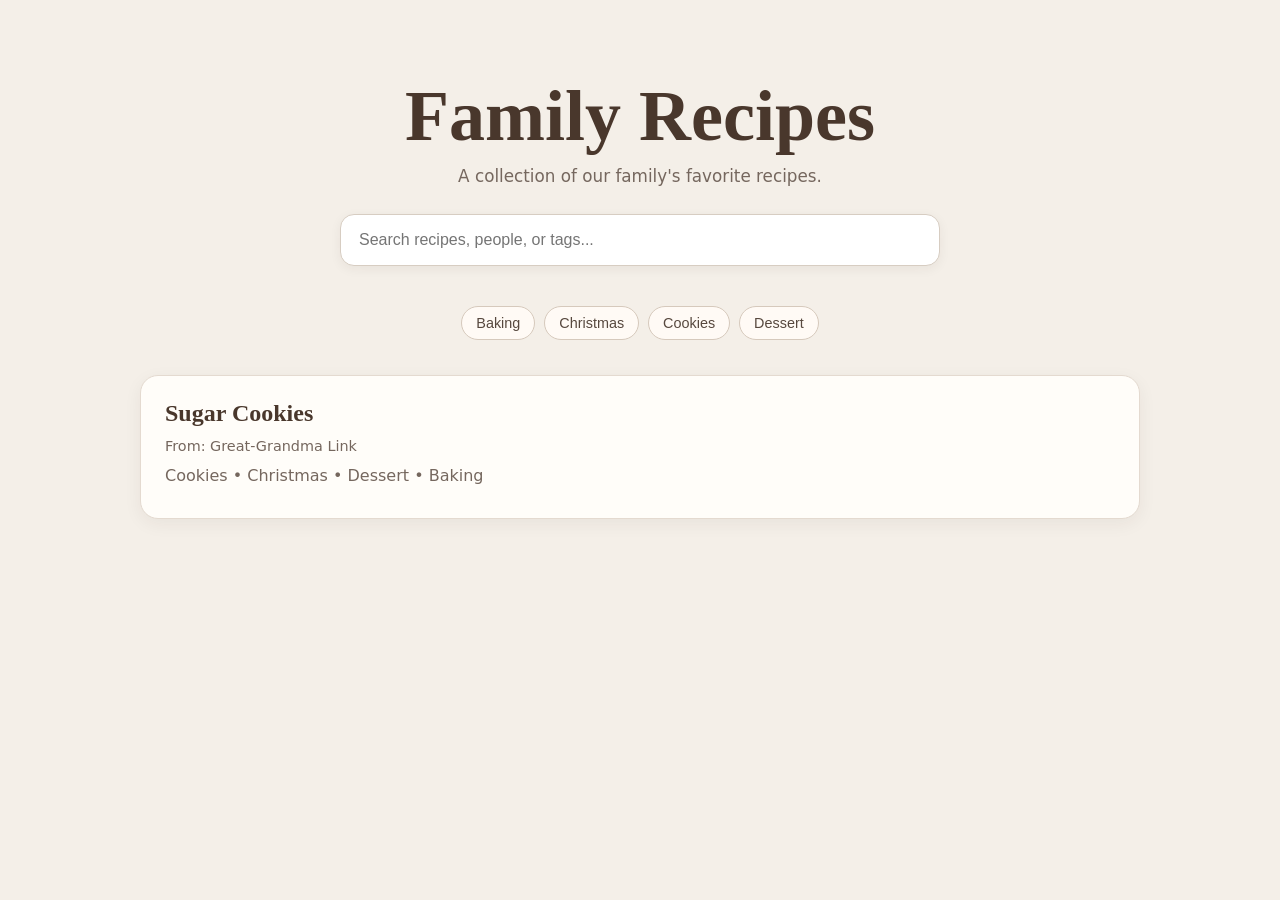
<file: index.html>
<!DOCTYPE html>
<html lang="en">

<head>

    <meta charset="UTF-8">

    <meta name="viewport"
          content="width=device-width, initial-scale=1.0">

    <title>Family Recipes</title>

    <link rel="stylesheet" href="style.css">

</head>

<body>

<main>

    <section class="hero">

        <h1>Family Recipes</h1>

        <p>A collection of our family's favorite recipes.</p>

        <input
            id="search-box"
            class="search-box"
            type="text"
            placeholder="Search recipes, people, or tags..."
        >

    </section>


    <section>

        <div
            id="tag-container"
            class="tag-container">
        </div>

    </section>


    <section
        id="recipe-grid"
        class="recipe-grid">
    </section>

</main>


<script src="script.js"></script>

</body>

</html>
</file>
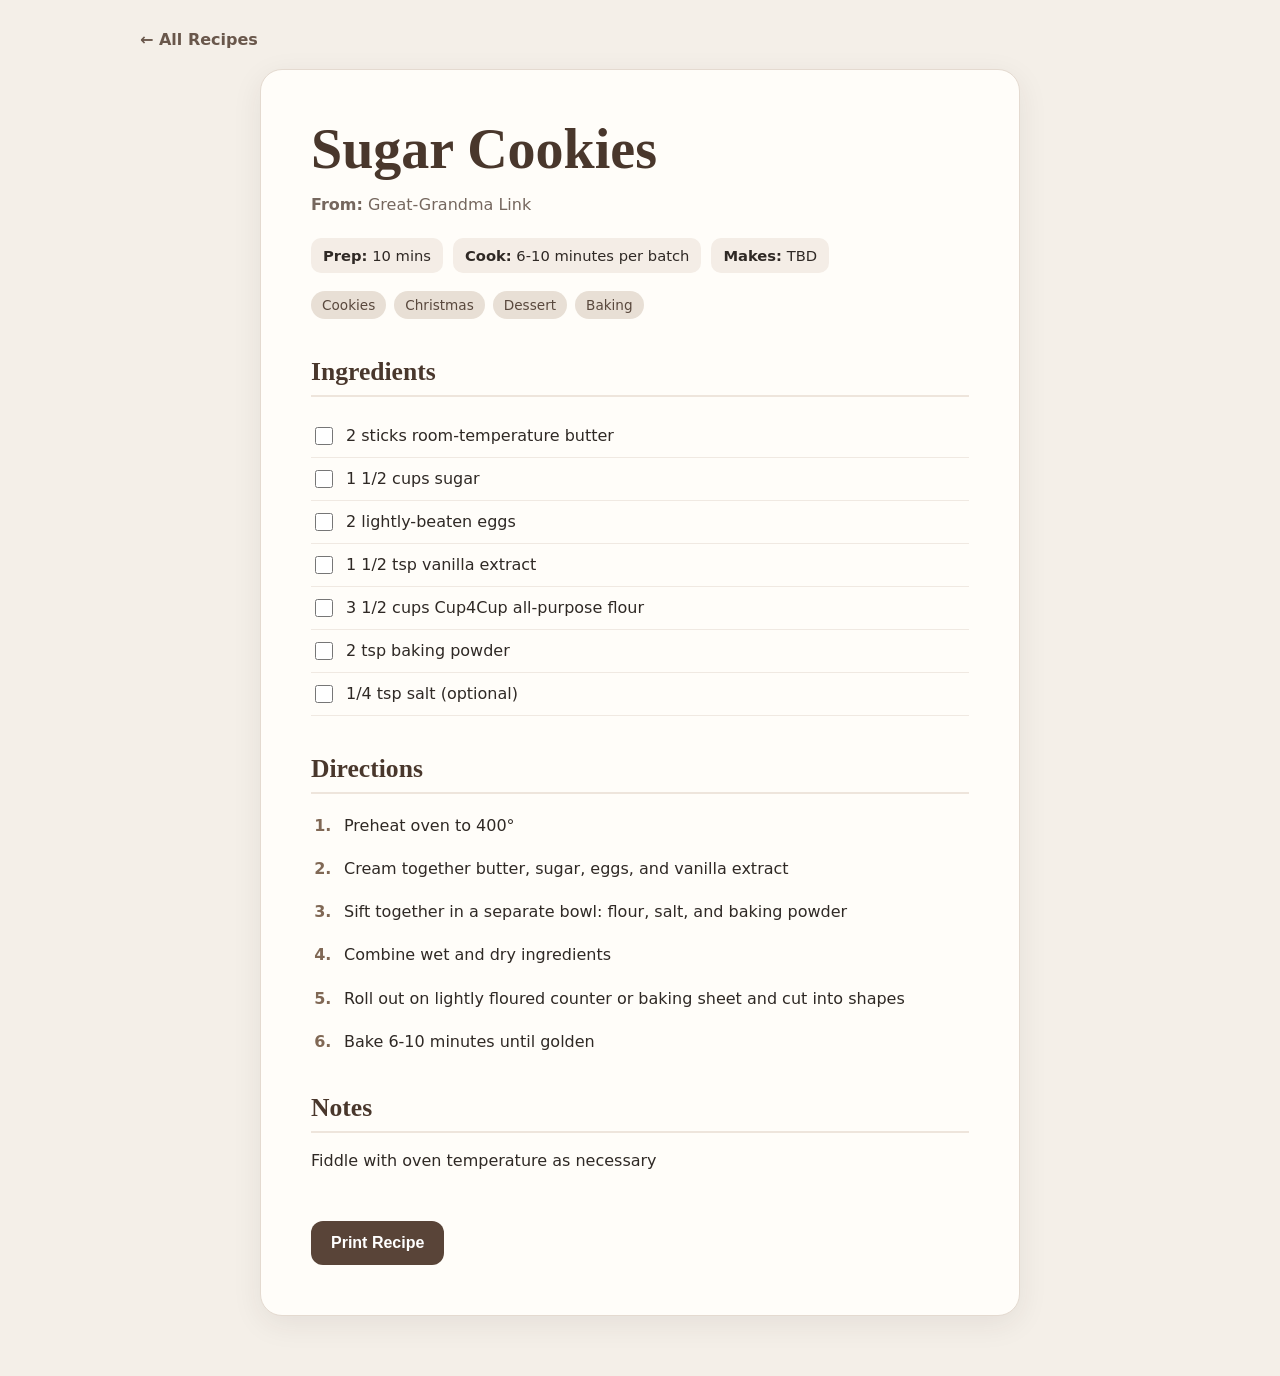
<file: recipes/sugar-cookies.html>
<!DOCTYPE html>
<html lang="en">

<head>
    <meta charset="UTF-8">
    <meta name="viewport" content="width=device-width, initial-scale=1.0">

    <title>Sugar Cookies</title>

    <link rel="stylesheet" href="../style.css">
</head>

<body>

<main>

    <a href="../index.html">← All Recipes</a>

    <section class="recipe-page">

        <h1 class="recipe-title">Sugar Cookies</h1>

        <p>
            <strong>From:</strong>
            <span class="recipe-source">Great-Grandma Link</span>
        </p>

        <div class="recipe-info">

            <span>
                <strong>Prep:</strong> 10 mins
            </span>

            <span>
                <strong>Cook:</strong> 6-10 minutes per batch
            </span>

            <span>
                <strong>Makes:</strong> TBD
            </span>

        </div>

        <!-- Add or remove tags as needed -->
        <div class="tags">
            <span>Cookies</span>
            <span>Christmas</span>
            <span>Dessert</span>
            <span>Baking</span>
        </div>

        <h2>Ingredients</h2>

        <!-- Copy or delete ingredient blocks as needed -->
        <ul class="ingredients">

            <li>
                <label>
                    <input type="checkbox">
                    2 sticks room-temperature butter
                </label>
            </li>

            <li>
                <label>
                    <input type="checkbox">
                    1 1/2 cups sugar
                </label>
            </li>

            <li>
                <label>
                    <input type="checkbox">
                    2 lightly-beaten eggs
                </label>
            </li>

            <li>
                <label>
                    <input type="checkbox">
                    1 1/2 tsp vanilla extract
                </label>
            </li>

            <li>
                <label>
                    <input type="checkbox">
                    3 1/2 cups Cup4Cup all-purpose flour
                </label>
            </li>
            
             <li>
                <label>
                    <input type="checkbox">
                    2 tsp baking powder
                </label>
            </li>

             <li>
                <label>
                    <input type="checkbox">
                    1/4 tsp salt (optional)
                </label>
            </li>

        </ul>

        <h2>Directions</h2>

        <!-- Add or remove steps as needed -->
        <ol class="directions">
            <li>Preheat oven to 400°</li>
            <li>Cream together butter, sugar, eggs, and vanilla extract</li>
            <li>Sift together in a separate bowl: flour, salt, and baking powder</li>
            <li>Combine wet and dry ingredients</li>
            <li>Roll out on lightly floured counter or baking sheet and cut into shapes</li>
            <li>Bake 6-10 minutes until golden</li>
        </ol>

        <h2>Notes</h2>

        <p>
            Fiddle with oven temperature as necessary
        </p>

        <button onclick="window.print()">
            Print Recipe
        </button>

    </section>

</main>

</body>

</html>
</file>
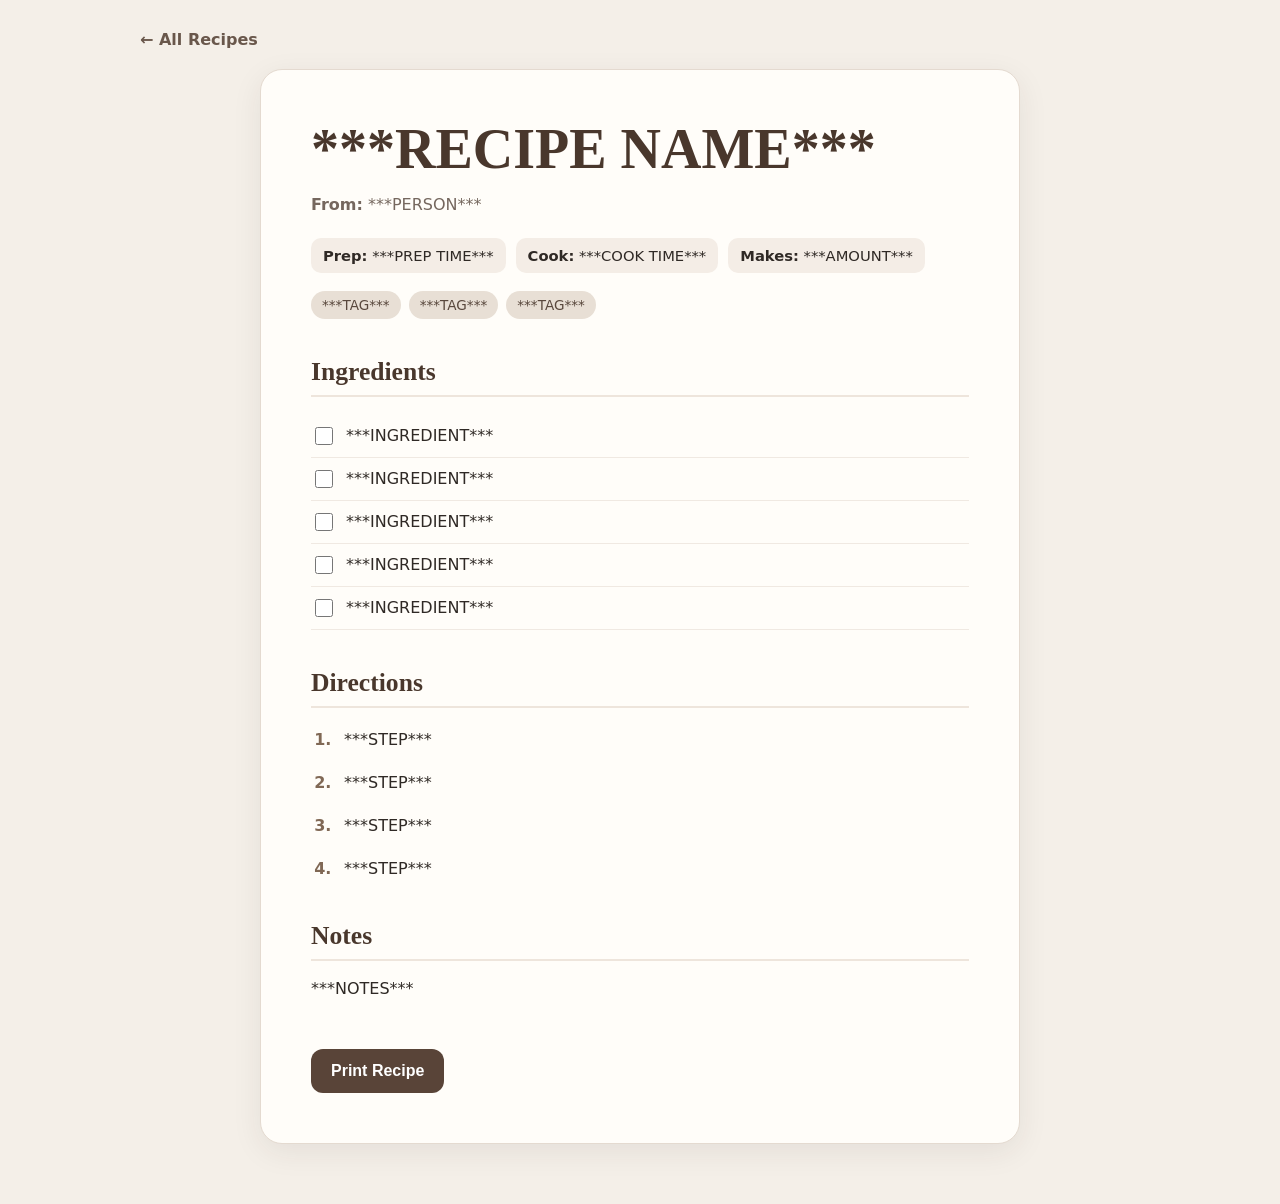
<file: recipes/TEMPLATE.html>
<!DOCTYPE html>
<html lang="en">

<head>
    <meta charset="UTF-8">
    <meta name="viewport" content="width=device-width, initial-scale=1.0">

    <title>***RECIPE NAME*** | Family Recipes</title>

    <link rel="stylesheet" href="../style.css">
</head>

<body>

<main>

    <a href="../index.html">← All Recipes</a>

    <section class="recipe-page">

        <h1 class="recipe-title">***RECIPE NAME***</h1>

        <p>
            <strong>From:</strong>
            <span class="recipe-source">***PERSON***</span>
        </p>

        <div class="recipe-info">

            <span>
                <strong>Prep:</strong> ***PREP TIME***
            </span>

            <span>
                <strong>Cook:</strong> ***COOK TIME***
            </span>

            <span>
                <strong>Makes:</strong> ***AMOUNT***
            </span>

        </div>

        <!-- Add or remove tags as needed -->
        <div class="tags">
            <span>***TAG***</span>
            <span>***TAG***</span>
            <span>***TAG***</span>
        </div>

        <h2>Ingredients</h2>

        <!-- Copy or delete ingredient blocks as needed -->
        <ul class="ingredients">

            <li>
                <label>
                    <input type="checkbox">
                    ***INGREDIENT***
                </label>
            </li>

            <li>
                <label>
                    <input type="checkbox">
                    ***INGREDIENT***
                </label>
            </li>

            <li>
                <label>
                    <input type="checkbox">
                    ***INGREDIENT***
                </label>
            </li>

            <li>
                <label>
                    <input type="checkbox">
                    ***INGREDIENT***
                </label>
            </li>

            <li>
                <label>
                    <input type="checkbox">
                    ***INGREDIENT***
                </label>
            </li>

        </ul>

        <h2>Directions</h2>

        <!-- Add or remove steps as needed -->
        <ol class="directions">
            <li>***STEP***</li>
            <li>***STEP***</li>
            <li>***STEP***</li>
            <li>***STEP***</li>
        </ol>

        <h2>Notes</h2>

        <p>
            ***NOTES***
        </p>

        <button onclick="window.print()">
            Print Recipe
        </button>

    </section>

</main>

</body>

</html>
</file>
<file: style.css>
/* =========================
   GLOBAL
   ========================= */

* {
    box-sizing: border-box;
}

body {
    margin: 0;
    font-family: system-ui, -apple-system, BlinkMacSystemFont, "Segoe UI", sans-serif;
    background: #f4efe8;
    color: #2f2925;
}

main {
    width: min(100% - 32px, 1000px);
    margin: 0 auto;
    padding: 30px 0 60px;
}

a {
    color: inherit;
}


/* =========================
   HOMEPAGE HERO
   ========================= */

.hero {
    text-align: center;
    padding: 50px 20px 30px;
}

.hero h1 {
    margin: 0;
    font-family: Georgia, "Times New Roman", serif;
    font-size: clamp(2.7rem, 8vw, 4.5rem);
    line-height: 1;
    color: #49372c;
}

.hero p {
    margin: 14px 0 28px;
    color: #75675e;
    font-size: 1.05rem;
}


/* =========================
   SEARCH
   ========================= */

.search-box {
    display: block;
    width: min(100%, 600px);
    margin: 0 auto;
    padding: 16px 18px;
    border: 1px solid #d7cdc2;
    border-radius: 14px;
    background: white;
    font-size: 1rem;
    box-shadow: 0 3px 12px rgba(55, 42, 33, 0.06);
    outline: none;
}

.search-box:focus {
    border-color: #8b715f;
    box-shadow: 0 0 0 3px rgba(139, 113, 95, 0.12);
}


/* =========================
   TAG FILTERS
   ========================= */

.tag-container {
    display: flex;
    flex-wrap: wrap;
    justify-content: center;
    gap: 9px;
    margin: 10px auto 35px;
}

.tag-button {
    margin: 0;
    padding: 8px 14px;
    border: 1px solid #d6c9bc;
    border-radius: 999px;
    background: #fffaf5;
    color: #57483e;
    font-size: 0.9rem;
    cursor: pointer;
    transition: 0.15s ease;
}

.tag-button:hover {
    background: #eadfd4;
}

.tag-button.active {
    background: #594438;
    border-color: #594438;
    color: white;
}


/* =========================
   RECIPE GRID
   ========================= */

.recipe-grid {
    display: grid;
    grid-template-columns: repeat(auto-fit, minmax(260px, 1fr));
    gap: 20px;
}

.recipe-card-link {
    text-decoration: none;
}

.recipe-card {
    height: 100%;
    background: #fffdf9;
    padding: 24px;
    border: 1px solid #e4dad0;
    border-radius: 18px;
    box-shadow: 0 5px 18px rgba(55, 42, 33, 0.06);
    transition: transform 0.15s ease, box-shadow 0.15s ease;
}

.recipe-card:hover {
    transform: translateY(-4px);
    box-shadow: 0 10px 24px rgba(55, 42, 33, 0.11);
}

.recipe-card h2 {
    margin: 0 0 9px;
    font-family: Georgia, "Times New Roman", serif;
    font-size: 1.5rem;
    color: #49372c;
}

.recipe-card p {
    margin: 6px 0;
    line-height: 1.5;
    color: #75675e;
}

.recipe-from {
    font-size: 0.9rem;
}


/* =========================
   BACK LINK
   ========================= */

main > a {
    display: inline-block;
    margin-bottom: 20px;
    text-decoration: none;
    color: #69574b;
    font-weight: 600;
}

main > a:hover {
    text-decoration: underline;
}


/* =========================
   INDIVIDUAL RECIPE
   ========================= */

.recipe-page {
    max-width: 760px;
    margin: 0 auto;
    padding: clamp(24px, 6vw, 50px);
    background: #fffdf9;
    border: 1px solid #e4dad0;
    border-radius: 22px;
    box-shadow: 0 8px 30px rgba(55, 42, 33, 0.08);
}

.recipe-page h1 {
    margin: 0 0 10px;
    font-family: Georgia, "Times New Roman", serif;
    font-size: clamp(2.3rem, 7vw, 3.5rem);
    line-height: 1.05;
    color: #49372c;
}

.recipe-page > p:first-of-type {
    color: #75675e;
}


/* =========================
   RECIPE INFO
   ========================= */

.recipe-info {
    display: flex;
    flex-wrap: wrap;
    gap: 10px;
    margin: 24px 0 18px;
}

.recipe-info span {
    background: #f4ede6;
    padding: 9px 12px;
    border-radius: 10px;
    font-size: 0.92rem;
}


/* =========================
   RECIPE TAGS
   ========================= */

.tags {
    display: flex;
    flex-wrap: wrap;
    gap: 8px;
    margin: 18px 0 30px;
}

.tags span {
    background: #e8dfd5;
    color: #59483d;
    padding: 6px 11px;
    border-radius: 999px;
    font-size: 0.85rem;
}


/* =========================
   SECTION HEADINGS
   ========================= */

.recipe-page h2 {
    margin: 38px 0 18px;
    padding-bottom: 8px;
    border-bottom: 2px solid #eee5dc;
    font-family: Georgia, "Times New Roman", serif;
    font-size: 1.6rem;
    color: #49372c;
}


/* =========================
   INGREDIENTS
   ========================= */

.ingredients {
    list-style: none;
    padding: 0;
    margin: 0;
}

.ingredients li {
    padding: 9px 0;
    border-bottom: 1px solid #f0e9e2;
}

.ingredients label {
    display: flex;
    align-items: flex-start;
    gap: 10px;
    line-height: 1.5;
    cursor: pointer;
}

.ingredients input {
    width: 18px;
    height: 18px;
    margin-top: 3px;
    flex: 0 0 auto;
}

.ingredients label:has(input:checked) {
    color: #a09790;
    text-decoration: line-through;
}


/* =========================
   DIRECTIONS
   ========================= */

.directions {
    padding-left: 26px;
}

.directions li {
    padding-left: 7px;
    margin-bottom: 16px;
    line-height: 1.7;
}

.directions li::marker {
    font-weight: bold;
    color: #806855;
}


/* =========================
   BUTTONS
   ========================= */

.recipe-page button {
    margin-top: 35px;
    padding: 13px 20px;
    border: 0;
    border-radius: 12px;
    background: #594438;
    color: white;
    font-size: 1rem;
    font-weight: 600;
    cursor: pointer;
}

.recipe-page button:hover {
    background: #46352c;
}


/* =========================
   MOBILE
   ========================= */

@media (max-width: 600px) {

    main {
        width: min(100% - 20px, 1000px);
        padding-top: 15px;
    }

    .hero {
        padding: 35px 10px 25px;
    }

    .recipe-grid {
        grid-template-columns: 1fr;
    }

    .recipe-page {
        border-radius: 16px;
    }

}


/* =========================
   PRINTING
   ========================= */

@media print {

    body {
        background: white;
    }

    main {
        width: 100%;
        padding: 0;
    }

    main > a,
    .recipe-page button {
        display: none;
    }

    .recipe-page {
        max-width: none;
        padding: 0;
        border: 0;
        box-shadow: none;
    }

}
</file>
